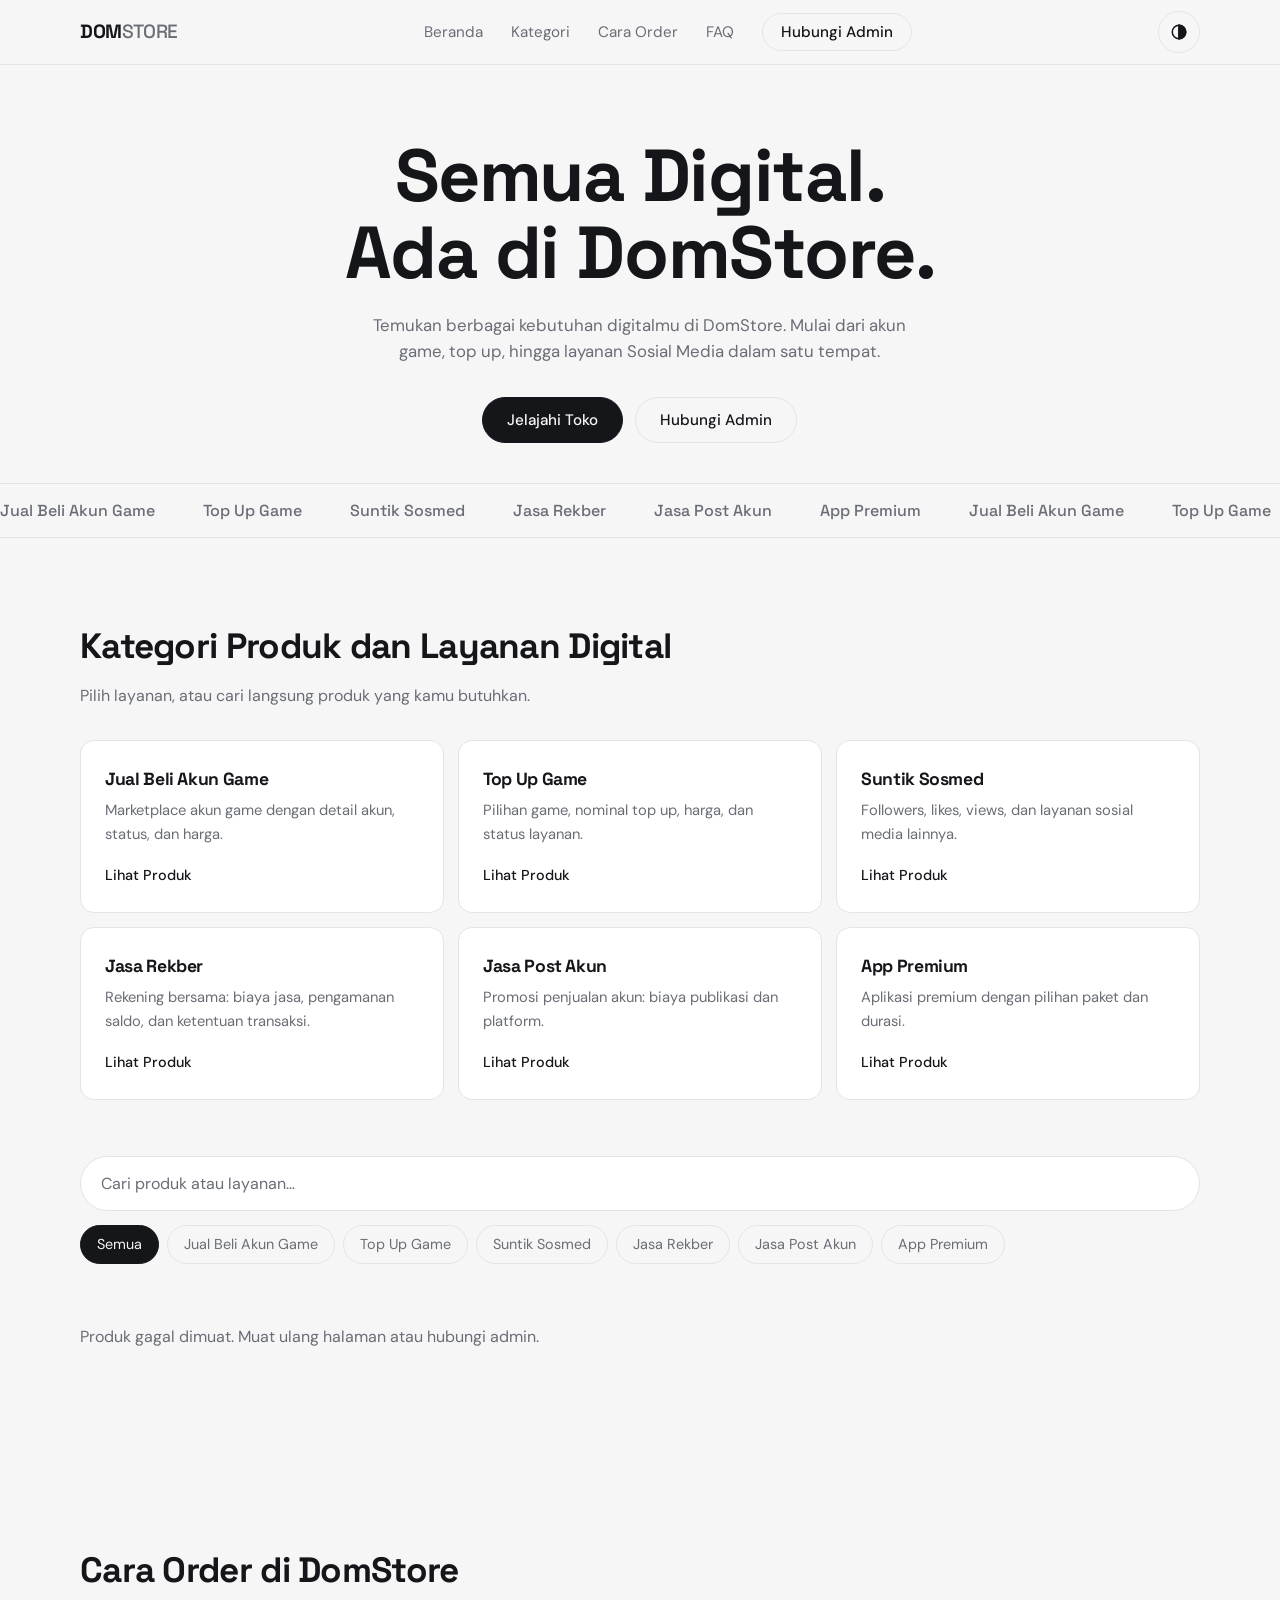
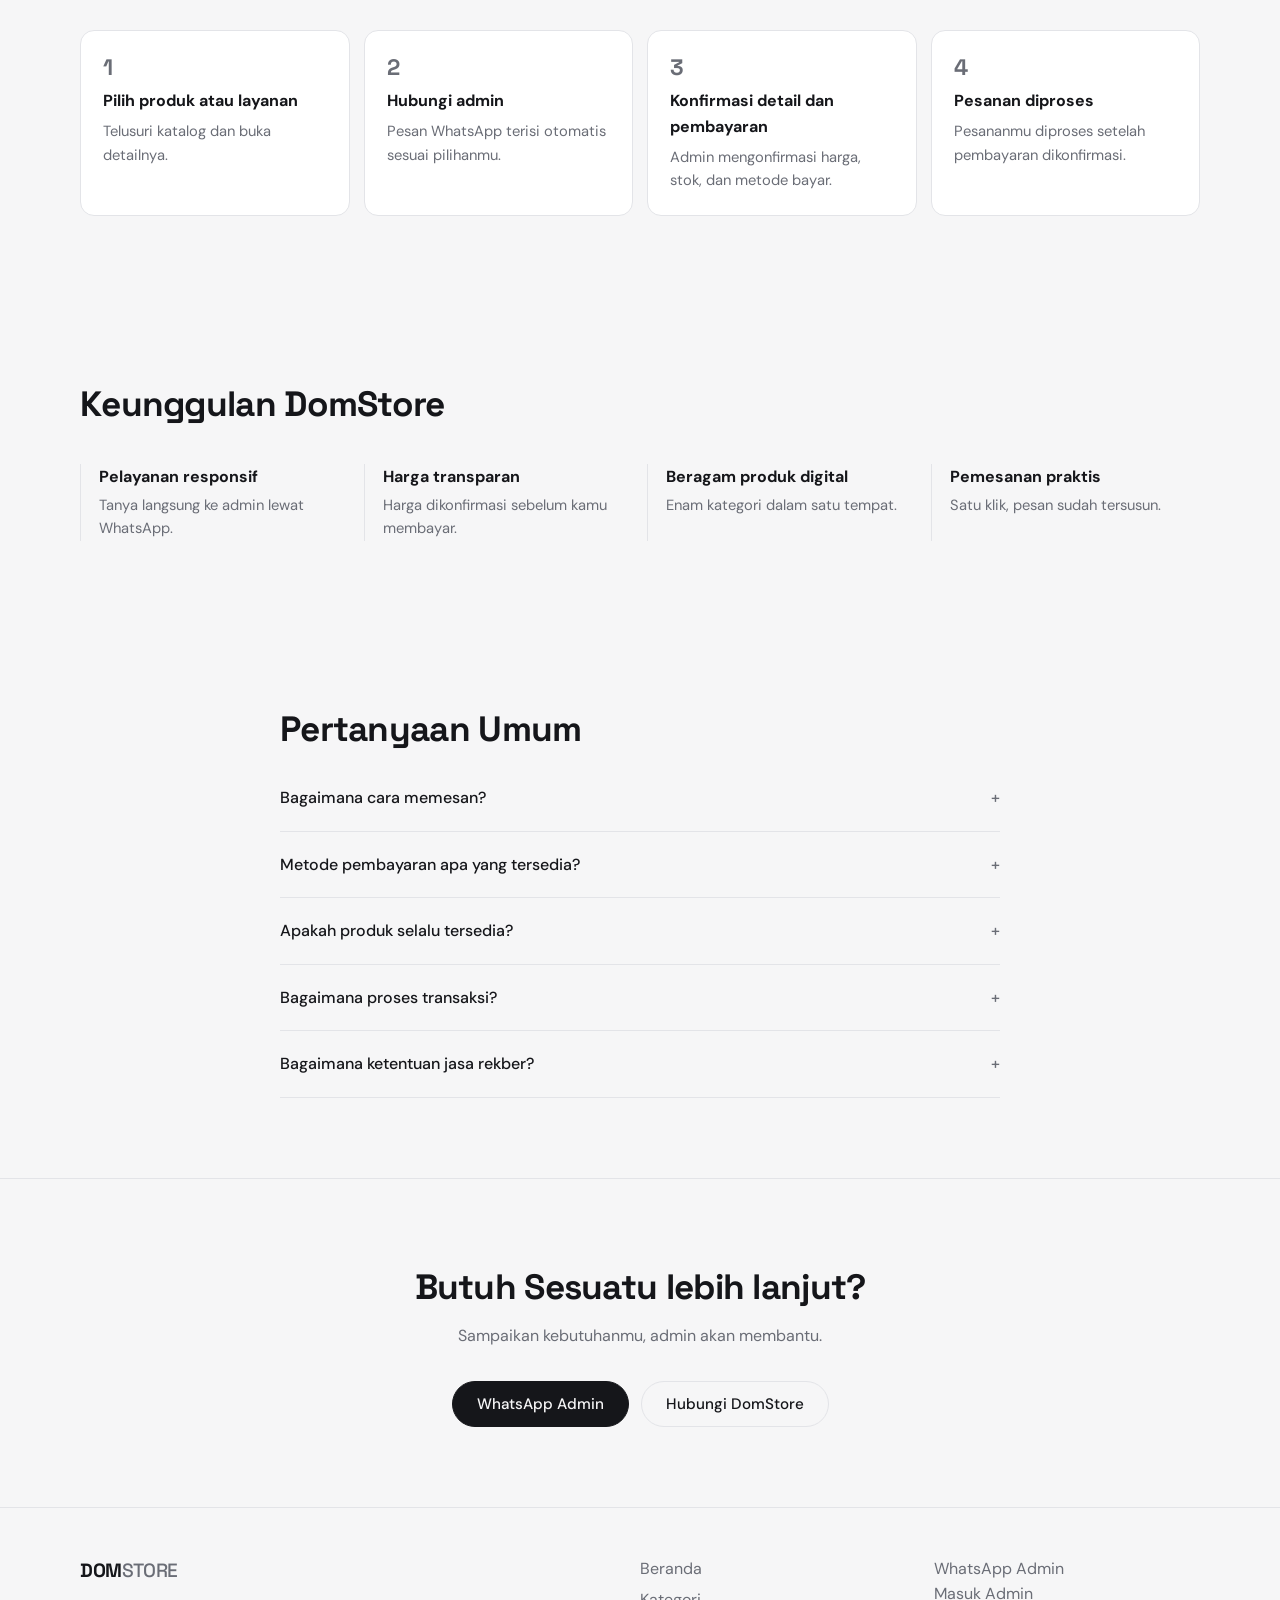
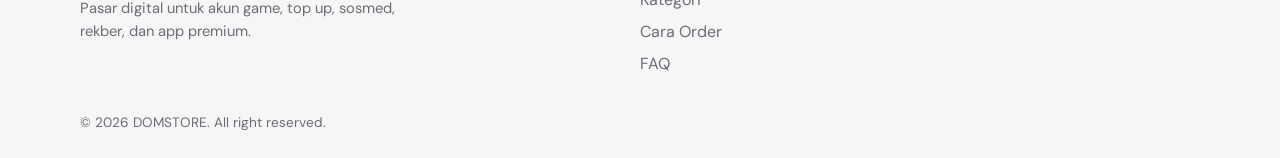
<file: index.html>
<!DOCTYPE html>
<html lang="id">
<head>
<meta charset="utf-8">
<meta name="viewport" content="width=device-width, initial-scale=1, viewport-fit=cover">
<meta name="google-site-verification" content="DedGujTSmug9YEST0eVWTcbOXCj_wT1jRTrr4vPhW-g" />
<meta name="theme-color" content="#111214">
<title>DOMSTORE — Marketplace Digital: Akun Game, Top Up, Sosmed &amp; App Premium</title>
<meta name="description" content="DomStore marketplace digital Indonesia: jual beli akun game, top up game, suntik sosmed, jasa rekber, jasa post akun, dan app premium. Pesan mudah lewat WhatsApp.">
<meta name="robots" content="index, follow, max-image-preview:large">
<link rel="canonical" href="https://domstoreid.vercel.app/">
<link rel="icon" href="favicon.svg" type="image/svg+xml">
<meta property="og:type" content="website">
<meta property="og:site_name" content="DOMSTORE">
<meta property="og:locale" content="id_ID">
<meta property="og:title" content="DOMSTORE — Semua Digital. Satu Tempat.">
<meta property="og:description" content="Akun game, top up, suntik sosmed, jasa rekber, post akun, dan app premium dalam satu tempat.">
<meta property="og:url" content="https://domstoreid.vercel.app/">
<meta property="og:image" content="https://GANTI-DOMAIN.com/og-image.png">
<meta property="og:image:width" content="1200">
<meta property="og:image:height" content="630">
<meta name="twitter:card" content="summary_large_image">
<meta name="twitter:title" content="DOMSTORE — Semua Digital. Satu Tempat.">
<meta name="twitter:description" content="Akun game, top up, suntik sosmed, jasa rekber, post akun, dan app premium dalam satu tempat.">
<meta name="twitter:image" content="https://domstoreid.vercel.app/og-image.png">
<script type="application/ld+json">{"@context":"https://schema.org","@graph":[{"@type":"Organization","@id":"https://domstoreid.vercel.app/#org","name":"DOMSTORE","url":"https://domstoreid.vercel.app/","logo":"https://domstoreid.vercel.app/favicon.svg","description":"Marketplace digital: akun game, top up, suntik sosmed, jasa rekber, jasa post akun, dan app premium."},{"@type":"WebSite","@id":"https://domstoreid.vercel.app/#web","url":"https://domstoreid.vercel.app/","name":"DOMSTORE","inLanguage":"id-ID","publisher":{"@id":"https://domstoreid.vercel.app/#org"}}]}</script>
<link rel="preconnect" href="https://fonts.googleapis.com">
<link rel="preconnect" href="https://fonts.gstatic.com" crossorigin>
<link href="https://fonts.googleapis.com/css2?family=DM+Sans:wght@400;500&family=Space+Grotesk:wght@500;700&display=swap" rel="stylesheet">
<link rel="stylesheet" href="styles.css">
<script src="store.js"></script>
</head>
<body>
<div class="bar" id="bar"></div>
<header class="nav" id="nav">
  <div class="wrap nav__in">
    <a href="#beranda" class="logo" aria-label="DOMSTORE — beranda">DOM<span>STORE</span></a>
    <nav class="nav__links" id="navLinks" aria-label="Navigasi utama">
      <a href="#beranda">Beranda</a>
      <a href="#kategori">Kategori</a>
      <a href="#cara-order">Cara Order</a>
      <a href="#faq">FAQ</a>
      <button class="btn btn--sm" data-wa="admin">Hubungi Admin</button>
    </nav>
    <div class="nav__tools">
      <button class="btn tbtn" data-theme-toggle aria-label="Ganti tema gelap atau terang" id="tbtn"></button>
      <button class="burger" id="burger" aria-label="Buka menu" aria-expanded="false" aria-controls="navLinks"><i></i><i></i></button>
    </div>
  </div>
</header>

<main>
<section class="hero" id="beranda" aria-labelledby="judul">
  <div class="wrap hero__in">
    <div>
      <h1 id="judul" class="stg" style="--i:0">Semua Digital.<br>Ada di DomStore.</h1>
      <p class="lead stg" style="--i:1">Temukan berbagai kebutuhan digitalmu di DomStore. Mulai dari akun game, top up, hingga layanan Sosial Media dalam satu tempat.</p>
      <div class="row stg" style="--i:2">
        <a href="#kategori" class="btn btn--primary">Jelajahi Toko</a>
        <button class="btn" data-wa="admin">Hubungi Admin</button>
      </div>
    </div>
  </div>
</section>

<div class="marq" aria-hidden="true"><div id="marq"></div></div>

<section class="sec" id="kategori" aria-labelledby="h-kat">
  <div class="wrap">
    <h2 id="h-kat" class="reveal">Kategori Produk dan Layanan Digital</h2>
    <p class="sub reveal">Pilih layanan, atau cari langsung produk yang kamu butuhkan.</p>
    <div class="cats">
      <article class="cat reveal" data-cat="akun-game" style="--d:0"><h3>Jual Beli Akun Game</h3><p>Marketplace akun game dengan detail akun, status, dan harga.</p><button class="catbtn" type="button">Lihat Produk</button></article>
      <article class="cat reveal" data-cat="top-up" style="--d:1"><h3>Top Up Game</h3><p>Pilihan game, nominal top up, harga, dan status layanan.</p><button class="catbtn" type="button">Lihat Produk</button></article>
      <article class="cat reveal" data-cat="sosmed" style="--d:2"><h3>Suntik Sosmed</h3><p>Followers, likes, views, dan layanan sosial media lainnya.</p><button class="catbtn" type="button">Lihat Produk</button></article>
      <article class="cat reveal" data-cat="rekber" style="--d:3"><h3>Jasa Rekber</h3><p>Rekening bersama: biaya jasa, pengamanan saldo, dan ketentuan transaksi.</p><button class="catbtn" type="button">Lihat Produk</button></article>
      <article class="cat reveal" data-cat="post-akun" style="--d:4"><h3>Jasa Post Akun</h3><p>Promosi penjualan akun: biaya publikasi dan platform.</p><button class="catbtn" type="button">Lihat Produk</button></article>
      <article class="cat reveal" data-cat="app-premium" style="--d:5"><h3>App Premium</h3><p>Aplikasi premium dengan pilihan paket dan durasi.</p><button class="catbtn" type="button">Lihat Produk</button></article>
    </div>
    <div class="tools" id="katalog">
      <input type="search" id="search" placeholder="Cari produk atau layanan…" aria-label="Cari produk">
      <div class="chips" id="chips" role="group" aria-label="Filter kategori"></div>
    </div>
    <div class="grid" id="grid" aria-live="polite"></div>
    <noscript><p class="sub">Aktifkan JavaScript untuk melihat katalog produk, atau hubungi admin lewat WhatsApp.</p></noscript>
  </div>
</section>

<section class="sec" id="cara-order" aria-labelledby="h-order">
  <div class="wrap">
    <h2 id="h-order" class="reveal">Cara Order di DomStore</h2>
    <ol class="steps">
      <li><b>Pilih produk atau layanan</b><span>Telusuri katalog dan buka detailnya.</span></li>
      <li><b>Hubungi admin</b><span>Pesan WhatsApp terisi otomatis sesuai pilihanmu.</span></li>
      <li><b>Konfirmasi detail dan pembayaran</b><span>Admin mengonfirmasi harga, stok, dan metode bayar.</span></li>
      <li><b>Pesanan diproses</b><span>Pesananmu diproses setelah pembayaran dikonfirmasi.</span></li>
    </ol>
  </div>
</section>

<section class="sec" aria-labelledby="h-unggul">
  <div class="wrap">
    <h2 id="h-unggul" class="reveal">Keunggulan DomStore</h2>
    <div class="feats">
      <div><b>Pelayanan responsif</b><span>Tanya langsung ke admin lewat WhatsApp.</span></div>
      <div><b>Harga transparan</b><span>Harga dikonfirmasi sebelum kamu membayar.</span></div>
      <div><b>Beragam produk digital</b><span>Enam kategori dalam satu tempat.</span></div>
      <div><b>Pemesanan praktis</b><span>Satu klik, pesan sudah tersusun.</span></div>
    </div>
  </div>
</section>

<section class="sec" id="faq" aria-labelledby="h-faq">
  <div class="wrap wrap--narrow">
    <h2 id="h-faq" class="reveal">Pertanyaan Umum</h2>
    <div class="faq" id="faq-list">
      <details><summary>Bagaimana cara memesan?</summary><p>Pilih produk, tekan tombol pesan, lalu kirim pesan WhatsApp yang sudah terisi otomatis ke admin.</p></details>
      <details><summary>Metode pembayaran apa yang tersedia?</summary><p>Metode pembayaran dikonfirmasi admin saat pesananmu dikonfirmasi.</p></details>
      <details><summary>Apakah produk selalu tersedia?</summary><p>Ketersediaan bisa berubah. Admin akan memastikan stok sebelum pembayaran.</p></details>
      <details><summary>Bagaimana proses transaksi?</summary><p>Pilih produk, hubungi admin, konfirmasi detail dan pembayaran, lalu pesanan diproses.</p></details>
      <details><summary>Bagaimana ketentuan jasa rekber?</summary><p>Biaya dan ketentuan rekber dijelaskan admin sebelum transaksi dimulai. Tanyakan detailnya lewat WhatsApp.</p></details>
    </div>
  </div>
</section>

<section class="sec cta" aria-labelledby="h-cta">
  <div class="wrap">
    <h2 id="h-cta" class="reveal">Butuh Sesuatu lebih lanjut?</h2>
    <p class="sub reveal">Sampaikan kebutuhanmu, admin akan membantu.</p>
    <div class="row">
      <button class="btn btn--primary" data-wa="admin">WhatsApp Admin</button>
      <button class="btn" data-wa="store">Hubungi DomStore</button>
    </div>
  </div>
</section>
</main>

<footer class="foot">
  <div class="wrap foot__in">
    <div>
      <a href="#beranda" class="logo">DOM<span>STORE</span></a>
      <p>Pasar digital untuk akun game, top up, sosmed, rekber, dan app premium.</p>
    </div>
    <nav aria-label="Footer">
      <a href="#beranda">Beranda</a><a href="#kategori">Kategori</a><a href="#cara-order">Cara Order</a><a href="#faq">FAQ</a>
    </nav>
    <div><button class="link" data-wa="admin">WhatsApp Admin</button><br><a class="link" href="admin.html" target="_blank" rel="noopener noreferrer">Masuk Admin</a></div>
  </div>
  <div class="wrap copy">© <span id="year"></span> DOMSTORE. All right reserved.</div>
</footer>

<dialog id="detail" aria-labelledby="d-name">
  <button class="close" id="dClose" aria-label="Tutup">×</button>
  <div class="thumb" id="d-thumb"></div>
  <h3 id="d-name"></h3>
  <p class="status" id="d-status"></p>
  <p id="d-desc"></p>
  <dl id="d-info"></dl>
  <div class="price" id="d-price"></div>
  <button class="btn btn--primary" id="d-order">Pesan via WhatsApp</button>
</dialog>

<dialog id="lb" class="lb" aria-label="Pratinjau gambar">
  <div class="lb__bar">
    <button class="btn btn--sm" id="lbOut" aria-label="Perkecil">−</button>
    <button class="btn btn--sm" id="lbIn" aria-label="Perbesar">+</button>
    <button class="btn btn--sm" id="lbClose">Tutup</button>
  </div>
  <div class="lb__stage" id="lbStage"><img id="lbImg" alt=""></div>
</dialog>

<script src="app.js"></script>
</body>
</html>
</file>
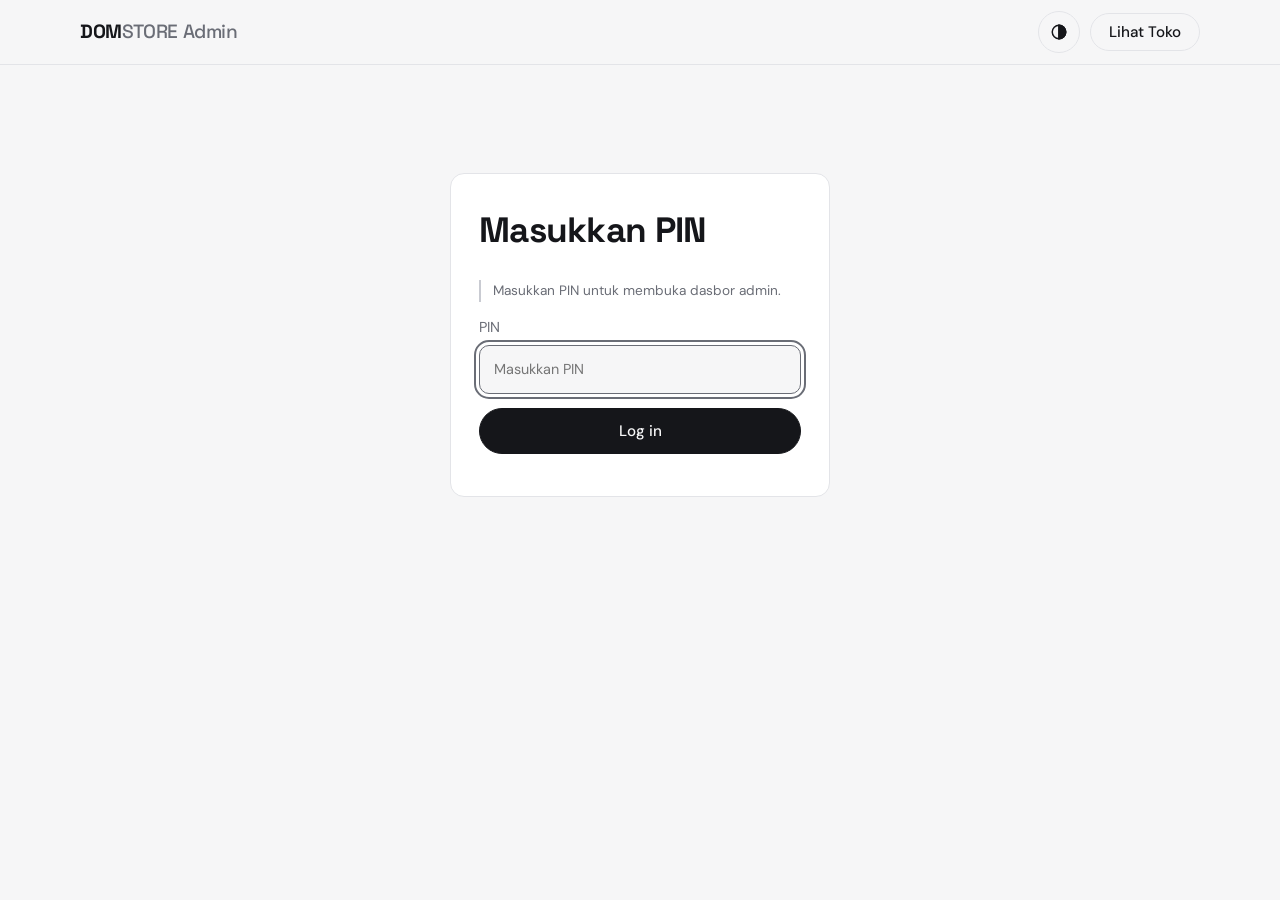
<file: admin.html>
<!DOCTYPE html>
<html lang="id">
<head>
<meta charset="utf-8">
<meta name="viewport" content="width=device-width, initial-scale=1, viewport-fit=cover">
<meta name="robots" content="noindex, nofollow">
<title>Dasbor Admin — DOMSTORE</title>
<link rel="icon" href="favicon.svg" type="image/svg+xml">
<link rel="preconnect" href="https://fonts.googleapis.com">
<link rel="preconnect" href="https://fonts.gstatic.com" crossorigin>
<link href="https://fonts.googleapis.com/css2?family=DM+Sans:wght@400;500&family=Space+Grotesk:wght@500;700&display=swap" rel="stylesheet">
<link rel="stylesheet" href="styles.css">
<script src="store.js"></script>
</head>
<body>
<header class="nav"><div class="wrap nav__in">
  <a href="index.html" class="logo">DOM<span>STORE</span> <span>Admin</span></a>
  <div class="nav__tools"><button class="btn tbtn" data-theme-toggle id="tbtn" aria-label="Ganti tema"></button><a class="btn btn--sm" href="index.html">Lihat Toko</a></div>
</div></header>

<main class="wrap">
  <form class="login" id="login" hidden>
    <h2>Masukkan PIN</h2>
    <p class="note">Masukkan PIN untuk membuka dasbor admin.</p>
    <label class="fld" id="emailWrap" hidden>Email admin<input type="email" id="email" autocomplete="username"></label>
    <label class="fld"><span id="passLbl">PIN</span><input type="password" id="pin" autocomplete="current-password" placeholder="Masukkan PIN" autofocus required></label>
    <button class="btn btn--primary">Log in</button>
    <p class="note" id="loginErr"></p>
  </form>

  <section class="adm" id="dash" hidden>
    <div class="adm__top">
      <h2>Dasbor</h2>
      <div class="row"><button class="btn btn--sm" id="settings">Pengaturan WhatsApp</button><button class="btn btn--sm" id="logout">Keluar</button></div>
    </div>
    <div class="tabs" role="tablist">
      <button class="tab" role="tab" data-tab="kasir" aria-selected="true">Checkout</button>
      <button class="tab" role="tab" data-tab="produk" aria-selected="false">Kelola Produk</button>
      <button class="tab" role="tab" data-tab="rekap" aria-selected="false">Rekap</button>
    </div>
    <p class="note" id="modeNote"></p>

    <div class="pane" id="tab-kasir">
      <div class="pos">
        <div>
          <input type="search" id="posSearch" placeholder="Cari produk untuk kasir…" aria-label="Cari produk kasir">
          <div id="posList" class="poslist"></div>
          <button class="btn btn--sm" id="posManual" type="button">Tambahkan Item secara manual</button>
        </div>
        <div class="cart">
          <h3>Keranjang</h3>
          <div id="cartList"></div>
          <div class="total"><span>Total</span><b id="cartTotal">Rp 0</b></div>
          <label class="fld">Nama pelanggan<input id="cCust" maxlength="60"></label>
          <label class="fld">Nomor WhatsApp pelanggan (opsional)<input id="cPhone" inputmode="tel" maxlength="20"></label>
          <label class="fld">Pembayaran<select id="cMethod"><option>Tunai</option><option>Transfer</option><option>E-Wallet</option><option>Qris</option></select></label>
          <label class="fld">Catatan<input id="cNote" maxlength="120"></label>
          <button class="btn btn--primary" id="checkout" type="button">Selesaikan &amp; Buat Struk</button>
        </div>
      </div>
    </div>

    <div class="pane" id="tab-produk" hidden>
      <div class="row" style="margin-bottom:16px">
        <button class="btn btn--primary btn--sm" id="add">Tambah Produk</button>
        <button class="btn btn--sm" id="export">Ekspor</button>
        <button class="btn btn--sm" id="import">Impor</button>
        <button class="btn btn--sm" id="reset">Reset Data</button>
      </div>
      <div class="stats" id="stats"></div>
      <input type="search" id="search" placeholder="Cari produk…" aria-label="Cari produk" style="margin-bottom:16px">
      <div id="list"></div>
    </div>

    <div class="pane" id="tab-rekap" hidden>
      <div class="row rrow">
        <label class="fld">Dari<input type="date" id="rFrom"></label>
        <label class="fld">Sampai<input type="date" id="rTo"></label>
        <button class="btn btn--sm" id="rToday" type="button">Hari ini</button>
        <button class="btn btn--sm" id="r7" type="button">7 hari</button>
        <button class="btn btn--sm" id="rMonth" type="button">Bulan ini</button>
      </div>
      <div class="stats" id="rStats"></div>
      <p class="note" id="rNote"></p>
      <h3 class="sech">Transaksi</h3>
      <div id="rSales"></div>
      <h3 class="sech">Biaya operasional</h3>
      <form id="expF" class="row">
        <input id="expLabel" class="inp" placeholder="Keterangan biaya" maxlength="80" required>
        <input id="expAmt" class="inp" type="number" min="0" step="1" inputmode="numeric" placeholder="Jumlah (Rp)" required>
        <button class="btn btn--sm btn--primary">Tambah</button>
      </form>
      <div id="rExp"></div>
    </div>
  </section>
</main>

<dialog id="pform">
  <button class="close" id="pClose" aria-label="Tutup">×</button>
  <h3 id="pTitle">Produk</h3>
  <form id="f">
    <label class="fld">Nama produk<input name="name" required maxlength="80"></label>
    <label class="fld">Kategori<select name="cat" id="fcat"></select></label>
    <label class="fld">Harga asli / modal (Rp)<input name="cost" type="number" min="0" step="1" inputmode="numeric"></label>
    <label class="fld">Keuntungan (Rp)<input name="profit" type="number" step="1" inputmode="numeric"></label>
    <label class="fld">Harga jual (Rp) — terisi otomatis dari modal + keuntungan<input name="price" type="number" min="0" step="1" inputmode="numeric"></label>
    <label class="fld">Status<select name="status"><option value="">Belum diatur</option><option>Tersedia</option><option>Terbatas</option><option>Habis</option></select></label>
    <label class="fld">Deskripsi<textarea name="desc" rows="3" maxlength="400"></textarea></label>
    <label class="fld">Informasi tambahan — satu per baris, format Judul: isi<textarea name="info" rows="3" placeholder="Level: 50&#10;Server: Asia"></textarea></label>
    <label class="fld">Gambar (bisa dipotong setelah dipilih)<input type="file" id="img" accept="image/*"></label>
    <div class="thumb" id="prev" style="height:120px">Belum ada gambar</div>
    <button type="button" class="btn btn--sm" id="rmImg">Hapus gambar</button>
    <button class="btn btn--primary">Simpan</button>
  </form>
</dialog>

<dialog id="cropDlg">
  <h3>Potong Foto</h3>
  <div class="row" id="cropAsp">
    <button type="button" class="chip" data-a="1" aria-pressed="false">1:1</button>
    <button type="button" class="chip" data-a="1.3333" aria-pressed="true">4:3</button>
    <button type="button" class="chip" data-a="1.7778" aria-pressed="false">16:9</button>
  </div>
  <div class="crop" id="cropFrame"><img id="cropImg" alt=""></div>
  <label class="fld">Perbesar<input type="range" id="cropZoom" min="1" max="3" step="0.01" value="1"></label>
  <p class="note">Geser foto untuk mengatur posisi.</p>
  <div class="row"><button type="button" class="btn" id="cropCancel">Batal</button><button type="button" class="btn btn--primary" id="cropOk">Pakai</button></div>
</dialog>

<dialog id="itemDlg">
  <button class="close" id="itemClose" aria-label="Tutup">×</button>
  <h3>Item Manual</h3>
  <form id="itemF">
    <label class="fld">Nama item<input name="name" required maxlength="80"></label>
    <label class="fld">Harga jual (Rp)<input name="price" type="number" min="0" step="1" inputmode="numeric" required></label>
    <label class="fld">Harga asli / modal (Rp) — opsional<input name="cost" type="number" min="0" step="1" inputmode="numeric"></label>
    <button class="btn btn--primary">Tambah ke keranjang</button>
  </form>
</dialog>

<dialog id="rcpDlg">
  <button class="close" id="rcpClose" aria-label="Tutup">×</button>
  <h3>Struk</h3>
  <img id="rcpImg" alt="Struk pembelian" class="rcp">
  <div class="row"><button class="btn btn--sm" id="rcpDl" type="button">Unduh JPG</button><button class="btn btn--primary btn--sm" id="rcpWa" type="button">Kirim ke WhatsApp</button></div>
</dialog>

<dialog id="sform">
  <button class="close" id="sClose" aria-label="Tutup">×</button>
  <h3>Pengaturan WhatsApp</h3>
  <form id="sf">
    <label class="fld">Nomor WhatsApp admin (format 62…)<input name="wa" inputmode="numeric" required></label>
    <label class="fld">Pesan tombol pesan produk<textarea name="mProduct" rows="3" maxlength="500" required></textarea></label>
    <p class="note">Variabel otomatis: {produk}, {kategori}, {harga}, {toko}.</p>
    <p class="note" id="mPrev"></p>
    <label class="fld">Pesan tombol "Hubungi Admin"<textarea name="mAdmin" rows="2" maxlength="500" required></textarea></label>
    <label class="fld">Pesan tombol "Hubungi DomStore"<textarea name="mStore" rows="2" maxlength="500" required></textarea></label>
    <label class="fld">Pesan saat mengirim struk<textarea name="mReceipt" rows="2" maxlength="500" required></textarea></label>
    <p class="note">Variabel untuk struk: {nama}, {toko}, {total}.</p>
    <button type="button" class="btn btn--sm" id="mReset">Kembalikan teks bawaan</button>
    <button class="btn btn--primary">Simpan</button>
  </form>
</dialog>
<input type="file" id="impFile" accept="application/json" hidden>
<div class="toast" id="toast" role="status"></div>
<script src="crop.js"></script>
<script src="kasir.js"></script>
<script src="admin.js"></script>
</body>
</html>
</file>
<file: styles.css>
:root{--panel2:var(--panel2);--line2:var(--line2);--btnh:var(--btnh);--navbg:rgba(17,18,20,.85);--s1:#1b1c20;--s2:#202126;color-scheme:dark;--bg:#111214;--panel:#17181b;--line:#2a2c31;--text:#f4f4f5;--mute:#9a9ca3;--r:14px;--fh:'Space Grotesk',system-ui,sans-serif;--fb:'DM Sans',system-ui,sans-serif}
*{box-sizing:border-box;margin:0}
html{scroll-behavior:smooth;scroll-padding-top:76px}
body{background:var(--bg);color:var(--text);font:400 16px/1.6 var(--fb);-webkit-font-smoothing:antialiased}
a{color:inherit;text-decoration:none}
h1,h2,h3,.logo{font-family:var(--fh);letter-spacing:-.02em}
:focus-visible{outline:2px solid var(--text);outline-offset:3px}
.wrap{width:min(1120px,100% - 24px);margin-inline:auto}.wrap--narrow{max-width:720px}
.sec{padding:80px 0}
h2{font-size:clamp(1.6rem,4vw,2.2rem);margin-bottom:8px}
.sub{color:var(--mute);margin-bottom:32px}
.row{display:flex;flex-wrap:wrap;gap:12px}

.btn{font:500 .95rem var(--fb);color:var(--text);background:transparent;border:1px solid var(--line);border-radius:999px;padding:12px 24px;cursor:pointer;transition:background .2s,border-color .2s,transform .2s;display:inline-block}
.btn:hover{border-color:var(--mute);background:var(--panel2)}
.btn--primary{background:var(--text);color:var(--bg);border-color:var(--text)}
.btn--primary:hover{background:var(--btnh);border-color:var(--btnh)}
.btn--sm{padding:8px 18px}
.link{background:none;border:0;color:var(--mute);font:inherit;cursor:pointer;padding:0}.link:hover{color:var(--text)}

.nav{position:sticky;top:0;z-index:20;background:var(--navbg);backdrop-filter:blur(12px);border-bottom:1px solid var(--line)}
.nav__in{display:flex;align-items:center;justify-content:space-between;height:64px}
.logo{font-weight:700;font-size:1.2rem}.logo span{color:var(--mute);font-weight:500}
.nav__links{display:flex;align-items:center;gap:28px;color:var(--mute);font-size:.95rem}
.nav__links a:hover{color:var(--text)}
.burger{display:none;background:none;border:1px solid var(--line);border-radius:10px;width:42px;height:42px;cursor:pointer;position:relative}
.burger i{position:absolute;left:11px;right:11px;height:2px;background:var(--text);transition:transform .25s}
.burger i:first-child{top:16px}.burger i:last-child{top:24px}
.burger[aria-expanded=true] i:first-child{transform:translateY(4px) rotate(45deg)}
.burger[aria-expanded=true] i:last-child{transform:translateY(-4px) rotate(-45deg)}

.hero{padding:72px 0 40px}
.hero__in{display:grid;gap:48px;justify-items:center;text-align:center}
h1{font-size:clamp(2.4rem,9vw,4.6rem);line-height:1.05;margin-bottom:20px}
.lead{color:var(--mute);max-width:46ch;margin:0 auto 32px;font-size:1.05rem}
@keyframes rise{from{opacity:0;transform:translateY(12px)}}
.art{position:relative;height:280px;width:100%;max-width:420px}
.art__card{position:absolute;border:1px solid var(--line);border-radius:var(--r);background:var(--panel)}
.c1{inset:20px 30% 60px 0;transform:rotate(-6deg)}
.c2{inset:0 0 80px 30%;transform:rotate(4deg);background:var(--panel2)}
.c3{inset:70px 12% 0 12%;padding:22px;display:flex;flex-direction:column;gap:12px;background:var(--bg);border-color:var(--line2)}
.c3 b{display:grid;place-items:center;width:44px;height:44px;border-radius:12px;background:var(--text);color:var(--bg);font:700 1.2rem var(--fh)}
.c3 span{height:8px;border-radius:4px;background:var(--line)}.c3 span+span{width:60%}
@keyframes float{50%{transform:translateY(-8px)}}

.cats{display:grid;gap:14px;grid-template-columns:repeat(auto-fill,minmax(280px,1fr));margin-bottom:56px}
.cat{text-align:left;background:var(--panel);border:1px solid var(--line);border-radius:var(--r);padding:24px;color:inherit;font:inherit;cursor:pointer;transition:border-color .2s,transform .2s}
.cat:hover{border-color:var(--mute);transform:translateY(-3px)}
.cat h3{font-size:1.1rem;margin-bottom:6px}
.cat p{color:var(--mute);font-size:.92rem;margin-bottom:16px}
.cat span{font-size:.9rem;font-weight:500}

.tools{display:grid;gap:14px;margin-bottom:24px}
#search{width:100%;background:var(--panel);border:1px solid var(--line);border-radius:999px;padding:14px 20px;color:var(--text);font:inherit}
#search::placeholder{color:var(--mute)}
.chips{display:flex;gap:8px;overflow-x:auto;padding-bottom:4px}
.chip{flex:none;background:none;border:1px solid var(--line);border-radius:999px;color:var(--mute);font:inherit;font-size:.9rem;padding:7px 16px;cursor:pointer;transition:.2s}
.chip:hover{color:var(--text);border-color:var(--mute)}
.chip[aria-pressed=true]{background:var(--text);color:var(--bg);border-color:var(--text)}

.grid {
    display: grid;
    gap: 10px;
    grid-template-columns: repeat(2, 1fr);
    align-items: start;
}
.card{background:var(--panel);border:1px solid var(--line);border-radius:var(--r);padding:12px;display:flex;flex-direction:column;gap:10px;transition:border-color .2s}
.card:hover{border-color:var(--mute)}
.thumb{height:auto;border-radius:10px;background:repeating-linear-gradient(45deg,var(--s1),var(--s1) 10px,var(--s2) 10px,var(--s2) 20px);display:grid;place-items:center;color:var(--mute);font:500 .8rem var(--fh)}
.card h3{font-size:1.02rem}
.card p{color:var(--mute);font-size:.9rem;flex:1}
.status{font-size:.85rem;color:var(--mute)}
.empty{grid-column:1/-1;color:var(--mute);padding:32px 0}

.steps{list-style:none;padding:0;margin-top:32px;display:grid;gap:14px;grid-template-columns:repeat(auto-fit,minmax(220px,1fr));counter-reset:s}
.steps li{counter-increment:s;border:1px solid var(--line);border-radius:var(--r);padding:22px;background:var(--panel);display:flex;flex-direction:column;gap:6px}
.steps li::before{content:counter(s);font:700 1.4rem var(--fh);color:var(--mute)}
.steps span,.feats span{color:var(--mute);font-size:.92rem}
.feats{margin-top:32px;display:grid;gap:14px;grid-template-columns:repeat(auto-fit,minmax(220px,1fr))}
.feats div{display:flex;flex-direction:column;gap:4px;border-left:1px solid var(--line);padding-left:18px}

.faq details{border-bottom:1px solid var(--line)}
.faq summary{list-style:none;cursor:pointer;padding:20px 0;font-weight:500;display:flex;justify-content:space-between;gap:16px}
.faq summary::-webkit-details-marker{display:none}
.faq summary::after{content:'+';color:var(--mute);transition:transform .25s}
.faq details[open] summary::after{transform:rotate(45deg)}
.faq p{color:var(--mute);padding-bottom:20px}

.cta{text-align:center;border-top:1px solid var(--line)}.cta .row{justify-content:center}
.foot{border-top:1px solid var(--line);padding:48px 0 24px}
.foot__in{display:grid;gap:28px;grid-template-columns:1fr}
.foot p{color:var(--mute);margin-top:10px;max-width:36ch;font-size:.92rem}
.foot nav{display:flex;flex-direction:column;gap:6px;color:var(--mute)}.foot nav a:hover{color:var(--text)}
.copy{color:var(--mute);font-size:.85rem;margin-top:36px}

dialog{margin:auto;width:min(480px,100% - 32px);background:var(--panel);color:var(--text);border:1px solid var(--line);border-radius:var(--r);padding:24px}
dialog::backdrop{background:rgba(0,0,0,.65)}
dialog[open]{animation:rise .25s}
dialog .thumb{height:auto;margin-bottom:16px}
dialog h3{font-size:1.3rem}
dialog p{margin:8px 0}
dialog dl{display:grid;grid-template-columns:auto 1fr;gap:6px 16px;margin:14px 0;font-size:.92rem;color:var(--mute)}
dialog dt{color:var(--text)}dialog dd{margin:0}
.price{font:700 1.2rem var(--fh);margin-bottom:16px}
.close{position:absolute;top:12px;right:14px;background:none;border:0;color:var(--mute);font-size:1.6rem;cursor:pointer}

.reveal{opacity:0;transform:translateY(14px);transition:opacity .6s,transform .6s}.reveal.in{opacity:1;transform:none}

@media(min-width:760px){.art{height:340px}.foot__in{grid-template-columns:2fr 1fr 1fr}}
@media(max-width:759px){
  .burger{display:block}
  .nav__links{position:absolute;top:64px;left:0;right:0;flex-direction:column;align-items:stretch;gap:0;background:var(--bg);border-bottom:1px solid var(--line);padding:8px 20px 20px;display:none}
  .nav__links.open{display:flex}
  .nav__links a{padding:14px 0;border-bottom:1px solid var(--line)}
  .nav__links .btn{margin-top:14px}
  .sec{padding:56px 0}
}
@media(prefers-reduced-motion:reduce){*{animation:none!important;transition:none!important;scroll-behavior:auto!important}.reveal{opacity:1;transform:none}}

/* ===== Tema terang ===== */
[data-theme=light]{--bg:#f6f6f7;--panel:#fff;--line:#e3e4e8;--text:#15161a;--mute:#6a6d76;--panel2:#f0f0f2;--line2:#c9cbd2;--btnh:#2c2d33;--navbg:rgba(246,246,247,.85);--s1:#eeeef0;--s2:#e6e7ea;color-scheme:light}
body,.nav,.card,.cat,dialog,.btn{transition:background-color .35s,color .35s,border-color .35s}

/* ===== Tanpa highlight biru saat klik/tap ===== */
*{-webkit-tap-highlight-color:transparent}
button,a,summary,.cat,.chip{-webkit-user-select:none;user-select:none;outline:none}
button:focus-visible,a:focus-visible,summary:focus-visible,.cat:focus-visible,.chip:focus-visible,input:focus-visible,select:focus-visible,textarea:focus-visible{outline:2px solid var(--mute);outline-offset:3px}
::selection{background:var(--text);color:var(--bg)}
input,select,textarea{outline:none}

/* ===== Animasi ===== */
.bar{position:fixed;top:0;left:0;height:2px;width:100%;background:var(--text);transform:scaleX(0);transform-origin:left;z-index:50}
.stg{animation:fade 1s ease calc(var(--i,0)*.15s) backwards}
@keyframes fade{from{opacity:0}}
.reveal{transition-delay:calc(var(--d,0)*70ms)}
.btn{position:relative;overflow:hidden}.btn:active{transform:scale(.96)}
.btn--primary:hover{transform:translateY(-2px)}
.card,.cat{position:relative;overflow:hidden}
.card::before,.cat::before{content:'';position:absolute;inset:0;background:radial-gradient(240px circle at var(--mx,50%) var(--my,0),color-mix(in srgb,var(--text) 9%,transparent),transparent 70%);opacity:0;transition:opacity .3s;pointer-events:none}
.card:hover::before,.cat:hover::before{opacity:1}
.card:hover{transform:translateY(-4px)}.card{transition:transform .3s,border-color .3s,background-color .35s}
.card.pop{animation:rise .5s both}
.thumb{overflow:hidden}.thumb img {
    display: block;
    width: 100%;
    height: auto;
    object-fit: contain;
    transition: transform .5s;
}.card:hover .thumb img{transform:scale(1.06)}
.marq{border-block:1px solid var(--line);overflow:hidden;padding:16px 0;color:var(--mute);font:500 1rem var(--fh)}
.marq div{display:flex;gap:48px;width:max-content;animation:marq 28s linear infinite}
.marq:hover div{animation-play-state:paused}
@keyframes marq{to{transform:translateX(-50%)}}
.tbtn{width:42px;height:42px;padding:0;display:grid;place-items:center;border-radius:50%}
.tbtn svg{width:18px;height:18px;transition:transform .5s}.tbtn:hover svg{transform:rotate(40deg)}
.nav__tools{display:flex;gap:10px;align-items:center}

/* ===== Dashboard admin ===== */
.adm{padding:32px 0 80px}
.adm__top{display:flex;flex-wrap:wrap;gap:12px;align-items:center;justify-content:space-between;margin-bottom:24px}
.stats{display:grid;gap:12px;grid-template-columns:repeat(auto-fit,minmax(140px,1fr));margin-bottom:24px}
.stat{border:1px solid var(--line);border-radius:var(--r);padding:16px 18px;background:var(--panel)}
.stat b{display:block;font:700 1.8rem var(--fh)}.stat span{color:var(--mute);font-size:.9rem}
.prow{display:grid;grid-template-columns:64px 1fr auto;gap:14px;align-items:center;border:1px solid var(--line);border-radius:var(--r);padding:12px;background:var(--panel);margin-bottom:10px}
.prow .thumb{height:64px;font-size:.65rem;text-align:center}
.prow h3{font-size:1rem}.prow small{color:var(--mute)}
.prow .row{gap:8px}
.badge{display:inline-block;border:1px solid var(--line);border-radius:999px;padding:2px 10px;font-size:.78rem;color:var(--mute)}
.badge.ok{color:var(--text);border-color:var(--text)}
.login{max-width:380px;margin:12vh auto;padding:28px;border:1px solid var(--line);border-radius:var(--r);background:var(--panel);display:grid;gap:14px}
.fld{display:grid;gap:6px;font-size:.9rem;color:var(--mute)}
.fld input,.fld select,.fld textarea{background:var(--bg);border:1px solid var(--line);border-radius:10px;padding:12px 14px;color:var(--text);font:inherit}
.fld input:focus,.fld select:focus,.fld textarea:focus{border-color:var(--mute)}
dialog form{display:grid;gap:14px;max-height:80dvh;overflow:auto}
.note{font-size:.85rem;color:var(--mute);border-left:2px solid var(--line2);padding-left:12px}
.toast{position:fixed;left:50%;bottom:24px;transform:translate(-50%,20px);background:var(--text);color:var(--bg);padding:12px 20px;border-radius:999px;opacity:0;transition:.3s;z-index:60;pointer-events:none}
.toast.show{opacity:1;transform:translate(-50%,0)}
@media(max-width:560px){.prow{grid-template-columns:56px 1fr}.prow .row{grid-column:1/-1}}
[hidden]{display:none!important}

/* ===== Kartu produk: satu kolom di layar kecil ===== */
@media(max-width:640px){.grid{grid-template-columns:repeat(2, 1fr)}}

/* ===== Zoom foto produk ===== */
.thumb img{cursor:zoom-in}
.lb{width:100vw;max-width:none;height:100dvh;max-height:none;margin:0;padding:0;border:0;border-radius:0;background:#000}
.lb::backdrop{background:#000}
.lb__bar{position:fixed;top:12px;right:12px;display:flex;gap:8px;z-index:2}
.lb__bar .btn{background:rgba(20,20,20,.75);color:#fff;border-color:#555}
.lb__stage{width:100%;height:100%;display:flex;overflow:auto}
.lb__stage img{margin:auto;max-width:100%;max-height:100%;object-fit:contain;cursor:zoom-in;-webkit-user-select:none;user-select:none}
.lb__stage.z img{max-width:none;max-height:none;cursor:zoom-out}

/* ===== Tombol kartu kategori ===== */
.cat .catbtn{background:none;border:0;color:inherit;font:500 .9rem var(--fb);padding:0;cursor:pointer}

/* ===== Hero di tengah ===== */
.hero .row{justify-content:center}

/* ===== Admin: tab, kasir, rekap, crop, struk ===== */
.tabs{display:flex;gap:8px;overflow-x:auto;margin-bottom:16px}
.tab{flex:none;background:none;border:1px solid var(--line);border-radius:999px;color:var(--mute);font:500 .95rem var(--fb);padding:10px 20px;cursor:pointer;transition:.2s}
.tab[aria-selected=true]{background:var(--text);color:var(--bg);border-color:var(--text)}
.sech{margin:28px 0 12px;font-size:1.1rem}
.pos{display:grid;gap:20px}
@media(min-width:860px){.pos{grid-template-columns:1.1fr .9fr;align-items:start}}
.poslist{max-height:420px;overflow:auto;margin:12px 0}
.posrow,.prow2{display:flex;justify-content:space-between;align-items:center;gap:12px;border:1px solid var(--line);border-radius:var(--r);padding:10px 14px;background:var(--panel);margin-bottom:8px}
.posrow small,.prow2 small{color:var(--mute);display:block}
.posrow small{display:inline}
.cart{border:1px solid var(--line);border-radius:var(--r);padding:18px;background:var(--panel);display:grid;gap:12px}
.crow{display:grid;grid-template-columns:1fr auto;gap:8px;align-items:center;border-bottom:1px solid var(--line);padding-bottom:10px}
.crow .inp{width:120px}.qty{display:flex;align-items:center;gap:8px}.qty .btn{padding:4px 12px;min-height:0}
.sub1{font-weight:500;text-align:right}
.total{display:flex;justify-content:space-between;font:700 1.3rem var(--fh)}
.inp{background:var(--bg);border:1px solid var(--line);border-radius:10px;padding:10px 12px;color:var(--text);font:inherit;min-width:0}
.rrow{align-items:end;margin-bottom:16px}
#expF{margin-bottom:12px}#expF .inp{flex:1 1 160px}
.crop{position:relative;overflow:hidden;width:100%;border-radius:10px;background:#000;touch-action:none;cursor:grab;margin:12px 0}
.crop img{position:absolute;left:0;top:0;max-width:none;pointer-events:none;-webkit-user-select:none;user-select:none}
#cropAsp{margin-top:8px}
.rcp{width:100%;border-radius:8px;border:1px solid var(--line);margin:12px 0;background:#fff}
dialog{max-height:92dvh;overflow:auto}
#posSearch {
  width: 100%;
  padding: 15px;
  margin: 15px 0;
  border: 1.25px solid hwb(0 100% 0% / 0.3254901960784314);
  border-radius: 35px;
  background: none;
}

/* Hanya sembunyikan keterangan di card katalog */
.card > p,
.card > .status {
    display: none;
}

/* Atur margin horizontal katalog saja */
#kategori .cats,
#kategori .tools,
#kategori .grid {
    width: 100%;
}
</file>
